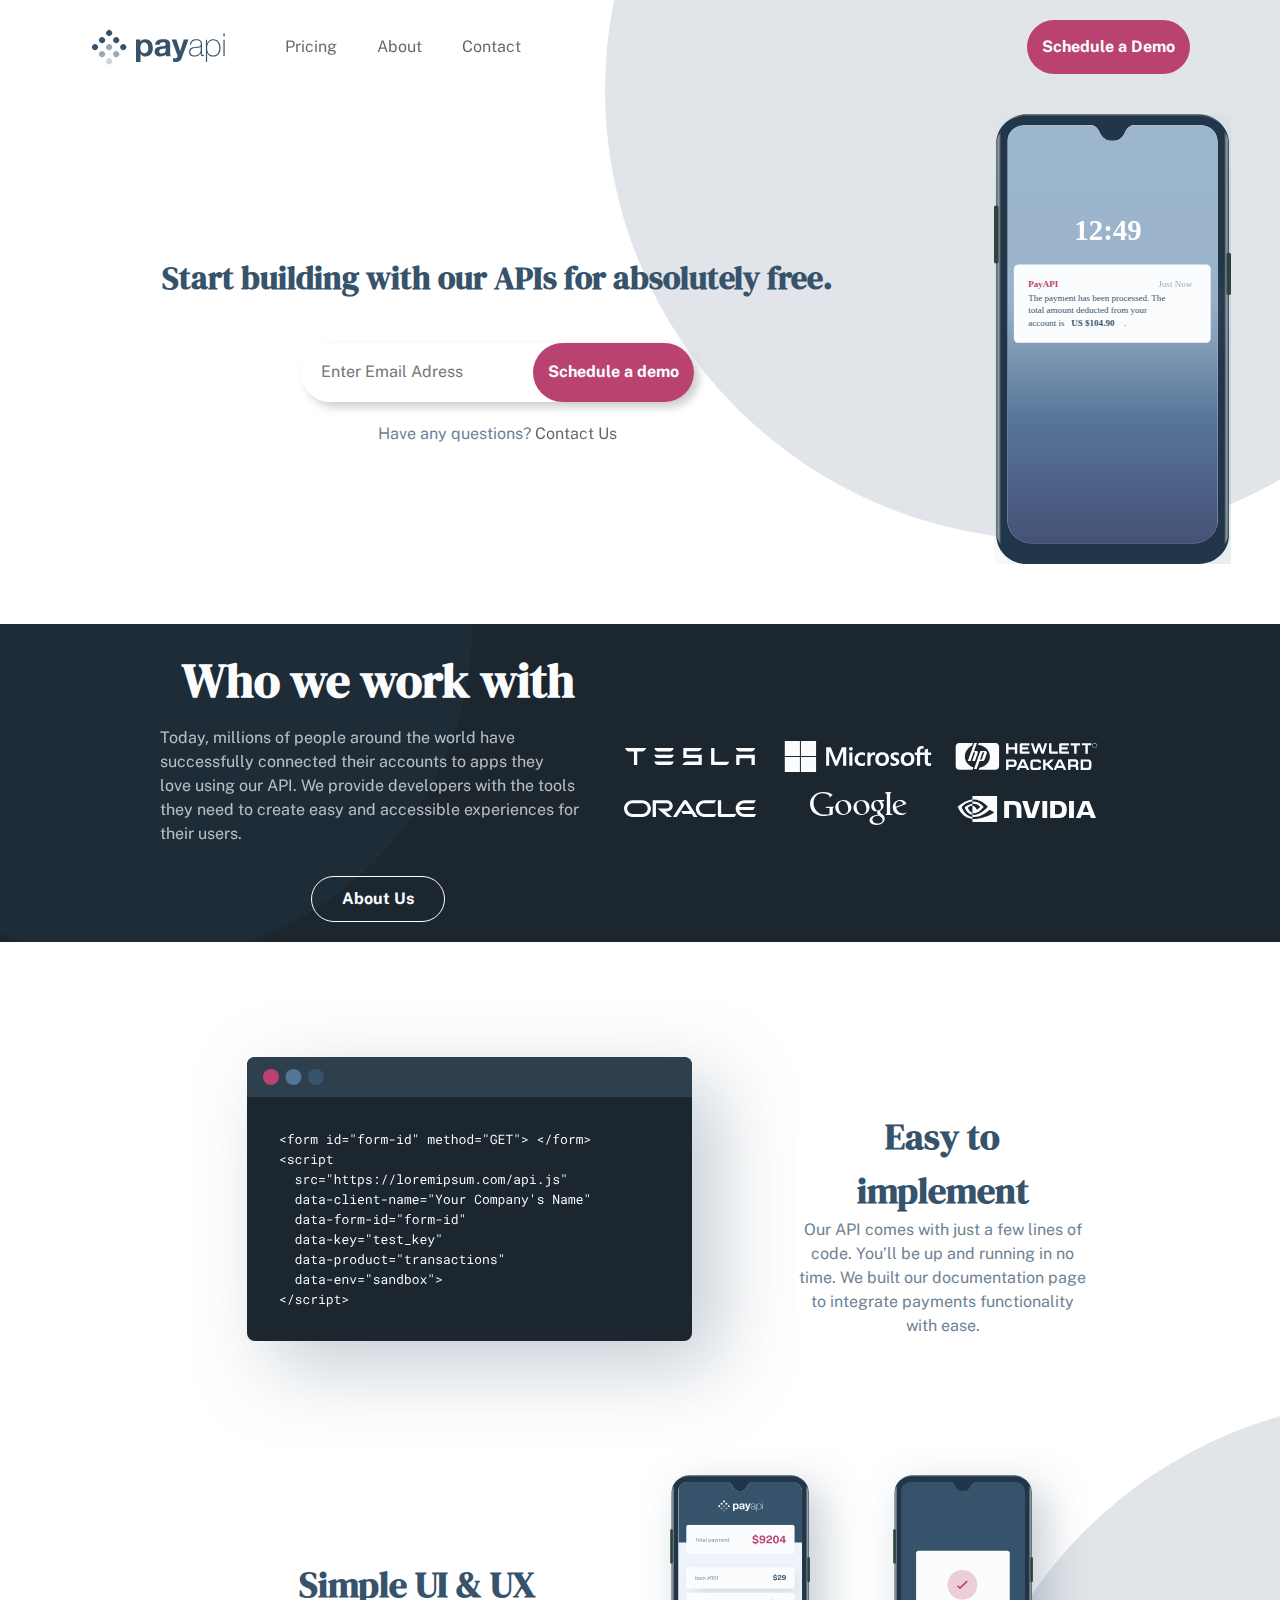
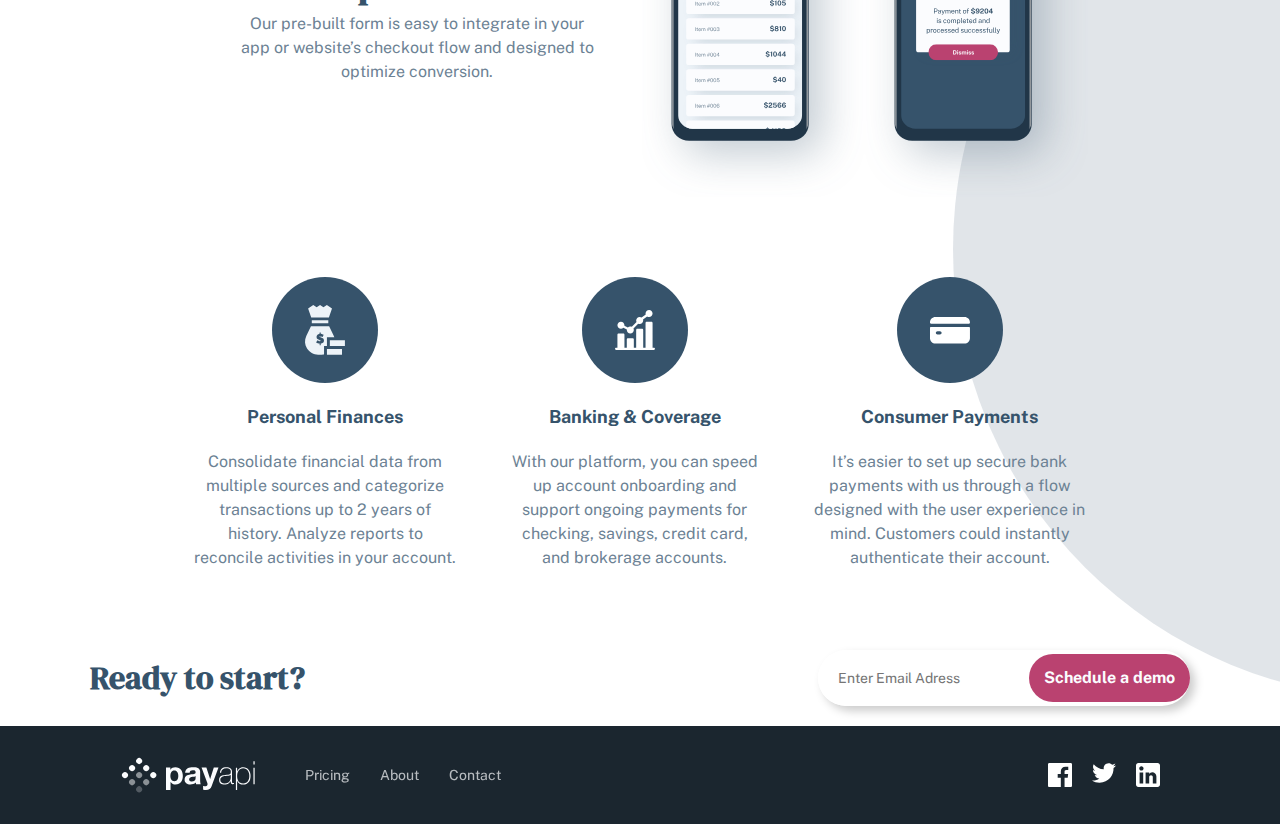
<file: index.html>
<!DOCTYPE html>
<html lang="en">
	<head>
		<meta charset="UTF-8" />
		<meta name="viewport" content="width=device-width, initial-scale=1.0" />
		<link rel="stylesheet" href="css/reset.css" />
		<link rel="stylesheet" href="css/normalize.css" />
		<link rel="stylesheet" href="css/main.css" />
		<link rel="stylesheet" href="css/components/buttons.css" />
		<title>Document</title>
	</head>
	<body>
		<header>
			<div class="circle"></div>
			<nav>
				<div class="nav">
					<img class="logo" src="assets/logo.svg" alt="Logo" />
					<a href="pages/pricing.html" class="link">Pricing</a>
					<a href="pages/about.html" class="link">About</a>
					<a href="pages/contact.html" class="link">Contact</a>
				</div>
				<a class="button schedule">Schedule a Demo</a>
				<img
					class="hamburger"
					src="assets/hamburger-menu.svg"
					alt="Burger"
				/>
			</nav>
		</header>
		<main>
			<section class="hero">
				<img src="assets/phone.svg" alt="Phone" />
				<form action="">
					<h1>Start building with our APIs for absolutely free.</h1>
					<div class="mail">
						<input
							type="email"
							placeholder="Enter Email Adress"
							name=""
							id=""
						/>
						<button type="submit">Schedule a demo</button>
					</div>
					<p>
						Have any questions?
						<a href="pages/contact.html">Contact Us</a>
					</p>
				</form>
			</section>
			<section class="partners">
				<div class="circle"></div>
				<div class="logos">
					<img src="assets/enterprises/tesla.svg" alt="tesla" />
					<img src="assets/enterprises/microsoft.svg" alt="microsoft"/>
					<img src="assets/enterprises/hp.svg" alt="hp" />
					<img src="assets/enterprises/oracle.svg" alt="oracle" />
					<img src="assets/enterprises/google.svg" alt="google" />
					<img src="assets/enterprises/nvidia.svg" alt="nvidia" />
				</div>
				<span class="info">
					<h2>Who we work with</h2>
					<p>
						Today, millions of people around the world have
						successfully connected their accounts to apps they love
						using our API. We provide developers with the tools they
						need to create easy and accessible experiences for their
						users.
					</p>
					<a href="pages/about.html" class="button">About Us</a>
				</span>
			</section>
			<section class="features">
				<div class="circle"></div>
				<section class="top">
					<img src="assets/window.svg" alt="Window" />
					<aside>
						<h3>Easy to implement</h3>
						<p>
							Our API comes with just a few lines of code. You’ll
							be up and running in no time. We built our
							documentation page to integrate payments
							functionality with ease.
						</p>
					</aside>
				</section>
				<section class="bottom">
					<div class="phones">
						<img src="assets/phone1.svg" alt="Phone with payment" />
						<img
							src="assets/phone2.svg"
							alt="Phone with payment completed"
						/>
					</div>
					<aside>
						<h3>Simple UI & UX</h3>
						<p>
							Our pre-built form is easy to integrate in your app
							or website’s checkout flow and designed to optimize
							conversion.
						</p>
					</aside>
				</section>
			</section>
			<section class="advantages">
				<div>
					<img src="assets/finances.svg" alt="Finances" />
					<h3>Personal Finances</h3>
					<p>
						Consolidate financial data from multiple sources and
						categorize transactions up to 2 years of history.
						Analyze reports to reconcile activities in your account.
					</p>
				</div>
				<div>
					<img src="assets/banking.svg" alt="Banking" />
					<h3>Banking & Coverage</h3>
					<p>
						With our platform, you can speed up account onboarding
						and support ongoing payments for checking, savings,
						credit card, and brokerage accounts.
					</p>
				</div>
				<div>
					<img src="assets/payments.svg" alt="Payments" />
					<h3>Consumer Payments</h3>
					<p>
						It’s easier to set up secure bank payments with us
						through a flow designed with the user experience in
						mind. Customers could instantly authenticate their
						account.
					</p>
				</div>
			</section>
			<section class="demo">
				<h2>Ready to start?</h2>
				<form class="mail">
					<input
						type="email"
						placeholder="Enter Email Adress"
						name=""
						id=""
					/>
					<button type="submit">Schedule a demo</button>
				</form>
			</section>
		</main>
		<footer>
			<img src="assets/payapi_footer.svg" alt="Logo" class="logo" />
			<div class="links">
				<a href="pages/pricing.html">Pricing</a>
				<a href="pages/about.html">About</a>
				<a href="pages/contact.html">Contact</a>
			</div>
			<div class="socials">
				<a class="nohover" href="#">
					<svg
						width="24"
						height="24"
						viewBox="0 0 24 24"
						fill="none"
						xmlns="http://www.w3.org/2000/svg"
					>
						<path
							d="M22.675 0H1.325C0.593 0 0 0.593 0 1.325V22.676C0 23.407 0.593 24 1.325 24H12.82V14.706H9.692V11.084H12.82V8.413C12.82 5.313 14.713 3.625 17.479 3.625C18.804 3.625 19.942 3.724 20.274 3.768V7.008L18.356 7.009C16.852 7.009 16.561 7.724 16.561 8.772V11.085H20.148L19.681 14.707H16.561V24H22.677C23.407 24 24 23.407 24 22.675V1.325C24 0.593 23.407 0 22.675 0Z"
							fill="currentColor"
						/>
					</svg>
				</a>
				<a class="nohover" href="#">
					<svg
						width="24"
						height="20"
						viewBox="0 0 24 20"
						fill="none"
						xmlns="http://www.w3.org/2000/svg"
					>
						<path
							d="M24 2.55705C23.117 2.94905 22.168 3.21305 21.172 3.33205C22.189 2.72305 22.97 1.75805 23.337 0.608047C22.386 1.17205 21.332 1.58205 20.21 1.80305C19.313 0.846047 18.032 0.248047 16.616 0.248047C13.437 0.248047 11.101 3.21405 11.819 6.29305C7.728 6.08805 4.1 4.12805 1.671 1.14905C0.381 3.36205 1.002 6.25705 3.194 7.72305C2.388 7.69705 1.628 7.47605 0.965 7.10705C0.911 9.38805 2.546 11.522 4.914 11.997C4.221 12.185 3.462 12.229 2.69 12.081C3.316 14.037 5.134 15.46 7.29 15.5C5.22 17.123 2.612 17.848 0 17.54C2.179 18.937 4.768 19.752 7.548 19.752C16.69 19.752 21.855 12.031 21.543 5.10605C22.505 4.41105 23.34 3.54405 24 2.55705Z"
							fill="currentColor"
						/>
					</svg>
				</a>
				<a class="nohover" href="#">
					<svg
						width="24"
						height="24"
						viewBox="0 0 24 24"
						fill="none"
						xmlns="http://www.w3.org/2000/svg"
					>
						<path
							fill-rule="evenodd"
							clip-rule="evenodd"
							d="M2.4 0H21.6C22.92 0 24 1.08 24 2.4V21.6C24 22.92 22.92 24 21.6 24H2.4C1.08 24 0 22.92 0 21.6V2.4C0 1.08 1.08 0 2.4 0ZM3.6 20.4H7.2V9.6H3.6V20.4ZM5.4 7.56C4.2 7.56 3.24 6.6 3.24 5.4C3.24 4.2 4.2 3.24 5.4 3.24C6.6 3.24 7.56 4.2 7.56 5.4C7.56 6.6 6.6 7.56 5.4 7.56ZM16.8 20.4H20.4V13.56C20.4 11.28 18.48 9.36 16.2 9.36C15.12 9.36 13.8 10.08 13.2 11.04V9.6H9.6V20.4H13.2V14.04C13.2 13.08 14.04 12.24 15 12.24C15.96 12.24 16.8 13.08 16.8 14.04V20.4Z"
							fill="currentColor"
						/>
					</svg>
				</a>
			</div>
		</footer>
	</body>
</html>
</file>
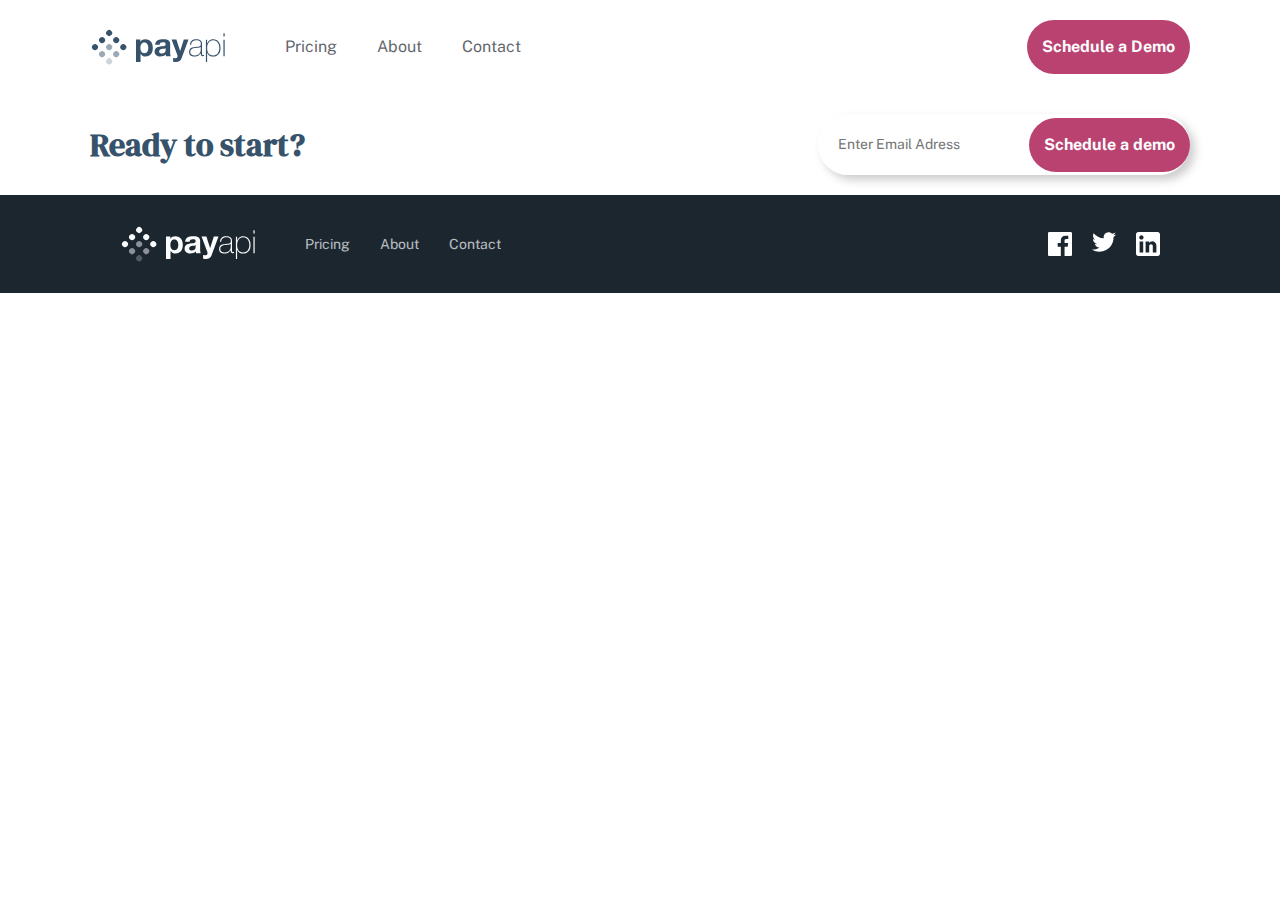
<file: pages/about.html>
<!DOCTYPE html>
<html lang="en">
    <head>
        <meta charset="UTF-8">
        <meta name="viewport" content="width=device-width, initial-scale=1.0">
        <link rel="stylesheet" href="../css/normalize.css">
        <link rel="stylesheet" href="../css/reset.css">
        <link rel="stylesheet" href="../css/main.css">
        <link rel="stylesheet" href="../css/pricing.css">
        <title>Document</title>
    </head>
    <body>
        <header>
            <nav>
                <div class="nav">
                    <img class="logo" src="../assets/logo.svg" alt="Logo">
                    <a href="./pricing.html" class="link">Pricing</a>
                    <a href="./about.html" class="link">About</a>
                    <a href="./contact.html" class="link">Contact</a>
                </div>
                <a class="button schedule">Schedule a Demo</a>
                <img class="hamburger" src="../assets/hamburger-menu.svg" alt="Burger">
            </nav>
        </header>
        <main>
            <section class="demo">
                <h2>Ready to start?</h2>
                <form class="mail">
                    <input type="email" placeholder="Enter Email Adress" name="" id="">
                    <button>Schedule a demo</button>
                </form>
            </section>
        </main>
        <footer>
			<img src="../assets/payapi_footer.svg" alt="Logo" class="logo" />
			<div class="links">
				<a href="./pricing.html">Pricing</a>
				<a href="./about.html">About</a>
				<a href="./contact.html">Contact</a>
			</div>
            <div class="socials">
                <a class="nohover">
                    <svg width="24" height="24" viewBox="0 0 24 24" fill="none" xmlns="http://www.w3.org/2000/svg">
                        <path d="M22.675 0H1.325C0.593 0 0 0.593 0 1.325V22.676C0 23.407 0.593 24 1.325 24H12.82V14.706H9.692V11.084H12.82V8.413C12.82 5.313 14.713 3.625 17.479 3.625C18.804 3.625 19.942 3.724 20.274 3.768V7.008L18.356 7.009C16.852 7.009 16.561 7.724 16.561 8.772V11.085H20.148L19.681 14.707H16.561V24H22.677C23.407 24 24 23.407 24 22.675V1.325C24 0.593 23.407 0 22.675 0Z" fill="currentColor"/>
                    </svg>
                </a>
                <a class="nohover">
                    <svg width="24" height="20" viewBox="0 0 24 20" fill="none" xmlns="http://www.w3.org/2000/svg">
                        <path d="M24 2.55705C23.117 2.94905 22.168 3.21305 21.172 3.33205C22.189 2.72305 22.97 1.75805 23.337 0.608047C22.386 1.17205 21.332 1.58205 20.21 1.80305C19.313 0.846047 18.032 0.248047 16.616 0.248047C13.437 0.248047 11.101 3.21405 11.819 6.29305C7.728 6.08805 4.1 4.12805 1.671 1.14905C0.381 3.36205 1.002 6.25705 3.194 7.72305C2.388 7.69705 1.628 7.47605 0.965 7.10705C0.911 9.38805 2.546 11.522 4.914 11.997C4.221 12.185 3.462 12.229 2.69 12.081C3.316 14.037 5.134 15.46 7.29 15.5C5.22 17.123 2.612 17.848 0 17.54C2.179 18.937 4.768 19.752 7.548 19.752C16.69 19.752 21.855 12.031 21.543 5.10605C22.505 4.41105 23.34 3.54405 24 2.55705Z" fill="currentColor"/>
                    </svg>                        
                </a>
                <a class="nohover">
                    <svg width="24" height="24" viewBox="0 0 24 24" fill="none" xmlns="http://www.w3.org/2000/svg">
                        <path fill-rule="evenodd" clip-rule="evenodd" d="M2.4 0H21.6C22.92 0 24 1.08 24 2.4V21.6C24 22.92 22.92 24 21.6 24H2.4C1.08 24 0 22.92 0 21.6V2.4C0 1.08 1.08 0 2.4 0ZM3.6 20.4H7.2V9.6H3.6V20.4ZM5.4 7.56C4.2 7.56 3.24 6.6 3.24 5.4C3.24 4.2 4.2 3.24 5.4 3.24C6.6 3.24 7.56 4.2 7.56 5.4C7.56 6.6 6.6 7.56 5.4 7.56ZM16.8 20.4H20.4V13.56C20.4 11.28 18.48 9.36 16.2 9.36C15.12 9.36 13.8 10.08 13.2 11.04V9.6H9.6V20.4H13.2V14.04C13.2 13.08 14.04 12.24 15 12.24C15.96 12.24 16.8 13.08 16.8 14.04V20.4Z" fill="currentColor"/>
                    </svg>
                </a>
            </div>
        </footer>
    </body>
</html>
</file>
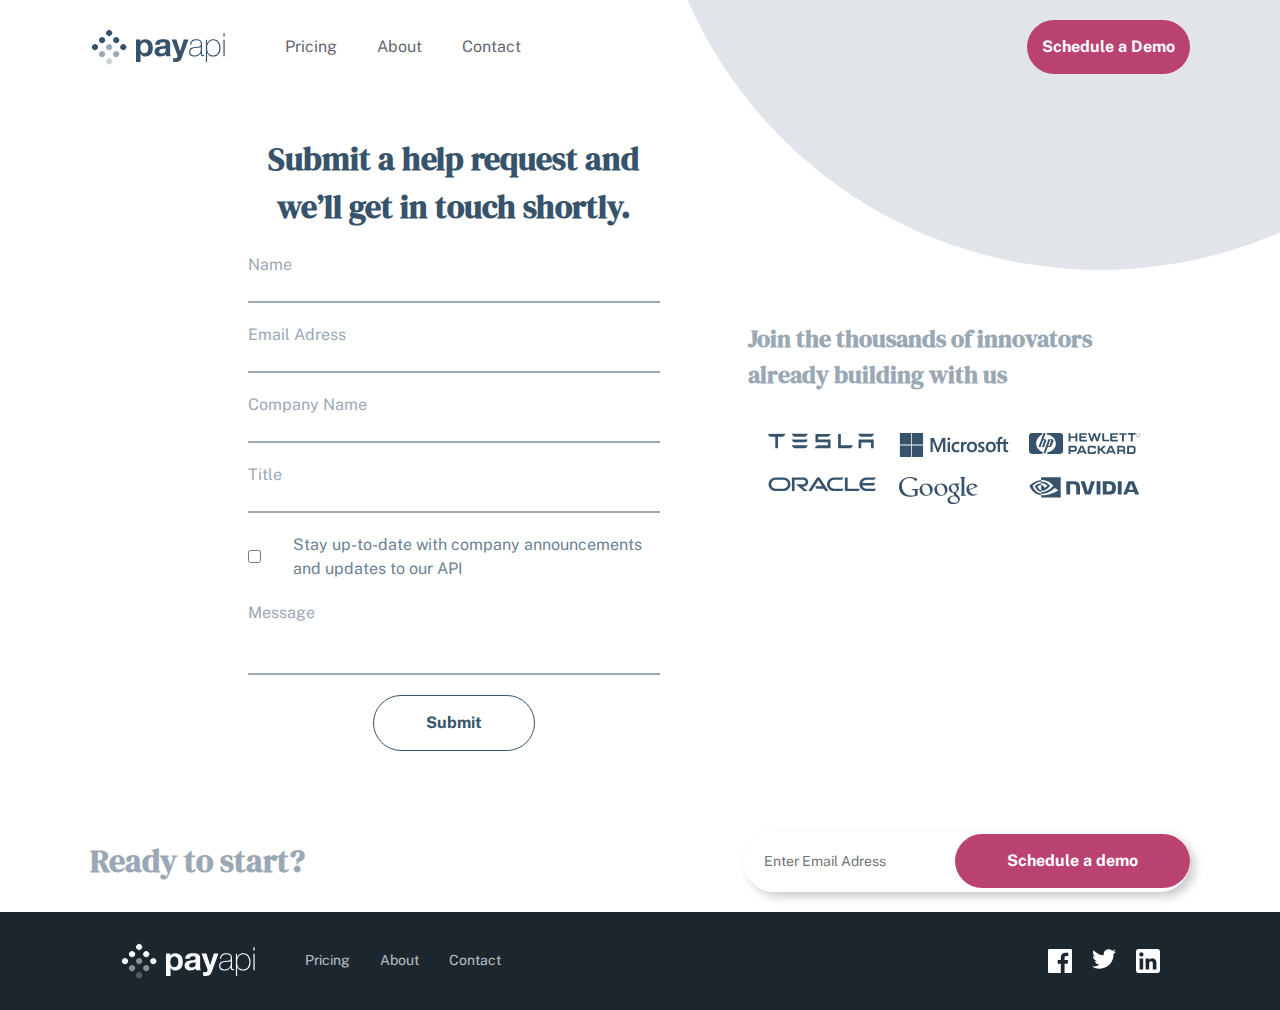
<file: pages/contact.html>
<!DOCTYPE html>
<html lang="en">
    <head>
        <meta charset="UTF-8">
        <meta name="viewport" content="width=device-width, initial-scale=1.0">
        <link rel="stylesheet" href="../css/normalize.css">
        <link rel="stylesheet" href="../css/reset.css">
        <link rel="stylesheet" href="../css/main.css">
        <link rel="stylesheet" href="../css/pricing.css">
		<link rel="stylesheet" href="../css/contact.css">
        <title>Document</title>
    </head>
    <body>
        <header>
            <div class="circle contactcircle"></div>
            <nav>
                <div class="nav">
                    <img class="logo" src="../assets/logo.svg" alt="Logo">
                    <a href="./pricing.html" class="link">Pricing</a>
                    <a href="./about.html" class="link">About</a>
                    <a href="./contact.html" class="link">Contact</a>
                </div>
                <a class="button schedule">Schedule a Demo</a>
                <img class="hamburger" src="../assets/hamburger-menu.svg" alt="Burger">
            </nav>
        </header>
        <main>
            <section class="contact">
                <div class="formcontainer">
                    <h1>Submit a help request and we’ll get in touch shortly.</h1>
                    <form class="contactform">
                        <label class="input">Name<input type="text" name="name"></label>
                        <label class="input">Email Adress<input type="email" name="email"></label>
                        <label class="input">Company Name<input type="text" name="companyname"></label>
                        <label class="input">Title<input type="text" name="title"></label>
                        <label class="checkbox"><input type="checkbox" name="newsletters" id=""><p>Stay up-to-date with company announcements and updates to our API</p></label>
                        <label class="textarea">
                            Message
                            <textarea name="" id=""></textarea>
                        </label>
                        <button type="submit" class="gray">Submit</button>
                    </form>
                </div>
                <div class="logoscontainer">
                    <h2>Join the thousands of innovators already building with us</h2>
                    <div class="logos">
                        <img src="../assets/enterprises/teslagray.svg" alt="tesla" />
                        <img src="../assets/enterprises/microsoftgray.svg" alt="microsoft"/>
                        <img src="../assets/enterprises/hpgray.svg" alt="hp" />
                        <img src="../assets/enterprises/oraclegray.svg" alt="oracle" />
                        <img src="../assets/enterprises/googlegray.svg" alt="google" />
                        <img src="../assets/enterprises/nvidiagray.svg" alt="nvidia" />
                    </div>
                </div>
            </section>
            <section class="demo">
                <h2>Ready to start?</h2>
                <form class="mail">
                    <input type="email" placeholder="Enter Email Adress" name="" id="">
                    <button>Schedule a demo</button>
                </form>
            </section>
        </main>
        <footer>
			<img src="../assets/payapi_footer.svg" alt="Logo" class="logo" />
			<div class="links">
				<a href="./pricing.html">Pricing</a>
				<a href="./about.html">About</a>
				<a href="./contact.html">Contact</a>
			</div>
            <div class="socials">
                <a class="nohover">
                    <svg width="24" height="24" viewBox="0 0 24 24" fill="none" xmlns="http://www.w3.org/2000/svg">
                        <path d="M22.675 0H1.325C0.593 0 0 0.593 0 1.325V22.676C0 23.407 0.593 24 1.325 24H12.82V14.706H9.692V11.084H12.82V8.413C12.82 5.313 14.713 3.625 17.479 3.625C18.804 3.625 19.942 3.724 20.274 3.768V7.008L18.356 7.009C16.852 7.009 16.561 7.724 16.561 8.772V11.085H20.148L19.681 14.707H16.561V24H22.677C23.407 24 24 23.407 24 22.675V1.325C24 0.593 23.407 0 22.675 0Z" fill="currentColor"/>
                    </svg>
                </a>
                <a class="nohover">
                    <svg width="24" height="20" viewBox="0 0 24 20" fill="none" xmlns="http://www.w3.org/2000/svg">
                        <path d="M24 2.55705C23.117 2.94905 22.168 3.21305 21.172 3.33205C22.189 2.72305 22.97 1.75805 23.337 0.608047C22.386 1.17205 21.332 1.58205 20.21 1.80305C19.313 0.846047 18.032 0.248047 16.616 0.248047C13.437 0.248047 11.101 3.21405 11.819 6.29305C7.728 6.08805 4.1 4.12805 1.671 1.14905C0.381 3.36205 1.002 6.25705 3.194 7.72305C2.388 7.69705 1.628 7.47605 0.965 7.10705C0.911 9.38805 2.546 11.522 4.914 11.997C4.221 12.185 3.462 12.229 2.69 12.081C3.316 14.037 5.134 15.46 7.29 15.5C5.22 17.123 2.612 17.848 0 17.54C2.179 18.937 4.768 19.752 7.548 19.752C16.69 19.752 21.855 12.031 21.543 5.10605C22.505 4.41105 23.34 3.54405 24 2.55705Z" fill="currentColor"/>
                    </svg>                        
                </a>
                <a class="nohover">
                    <svg width="24" height="24" viewBox="0 0 24 24" fill="none" xmlns="http://www.w3.org/2000/svg">
                        <path fill-rule="evenodd" clip-rule="evenodd" d="M2.4 0H21.6C22.92 0 24 1.08 24 2.4V21.6C24 22.92 22.92 24 21.6 24H2.4C1.08 24 0 22.92 0 21.6V2.4C0 1.08 1.08 0 2.4 0ZM3.6 20.4H7.2V9.6H3.6V20.4ZM5.4 7.56C4.2 7.56 3.24 6.6 3.24 5.4C3.24 4.2 4.2 3.24 5.4 3.24C6.6 3.24 7.56 4.2 7.56 5.4C7.56 6.6 6.6 7.56 5.4 7.56ZM16.8 20.4H20.4V13.56C20.4 11.28 18.48 9.36 16.2 9.36C15.12 9.36 13.8 10.08 13.2 11.04V9.6H9.6V20.4H13.2V14.04C13.2 13.08 14.04 12.24 15 12.24C15.96 12.24 16.8 13.08 16.8 14.04V20.4Z" fill="currentColor"/>
                    </svg>
                </a>
            </div>
        </footer>
    </body>
</html>
</file>
<file: css/main.css>
@import url(https://fonts.googleapis.com/css?family=DM+Serif+Display:regular,italic);
@import url(https://fonts.googleapis.com/css?family=Public+Sans:100,200,300,regular,500,600,700,800,900,100italic,200italic,300italic,italic,500italic,600italic,700italic,800italic,900italic);

:root {
	--dark-pink: #ba4270;
	--link-water-white: #fbfcfe;
	--san-juan-blue: #36536b;
	--mirage-blue: #1b262f;
	--charm-pink: #da6b97;
	--light-san-juan-blue: #6c8294;
}

body {
	overflow-x: hidden;
}

.features {
	position: relative;
}

.features .circle {
	right: -85vmin;
	top: 50%;
}

h1 {
	font-family: "DM Serif Display";
	color: var(--san-juan-blue);
}

* {
	font-family: "Public Sans";
	color: var(--mirage-blue);
}

.info > p {
	width: 100vw;
}

h2 {
	font-size: 32px;
	font-family: "DM Serif Display";
	color: var(--san-juan-blue);
}

main {
	display: flex;
	flex-direction: column;
	align-items: center;
	gap: 40px;
}

nav {
	display: flex;
	flex-direction: row;
	justify-content: space-between;
	align-items: center;
	width: 100%;
}

a:not(.button):not(.nohover) {
	opacity: 70%;
	text-decoration: none;
}

a:not(.button):not(.nohover):hover {
	opacity: 100%;
}

header {
	padding: 20px;
}

.link {
	display: none;
}

.button.schedule,
button.schedule {
	display: none;
}

header {
	display: flex;
	justify-content: center;
}

.hero > img {
	height: 50vh;
}

.button,
button {
	display: block;
	border-radius: 999999px;
	padding: 15px;
	border: none;
	cursor: pointer;
	text-decoration: none;
	text-align: center;
	font-weight: bold;
}

ul li {
	list-style-type: none;
}

button, .button {
	background-color: var(--dark-pink);
	color: var(--link-water-white);
}

.button.gray, button.gray {
	background-color: transparent;
	border: 1px solid var(--san-juan-blue);
}

.partners {
	display: grid;
	grid-template-columns: 1fr;
	flex-direction: column;
	background-color: #1b262f;
}

.partners * {
	color: var(--link-water-white);
	place-self: center;
}

.partners p {
	opacity: 70%;
}

.logos {
	display: grid;
	grid-template-columns: repeat(2, 1fr);
	gap: 20px;
	margin: 40px 20px 40px 20px;
	width: max-content;
}

.partners h2 {
	margin-bottom: 10px;
}

.partners p {
	margin-bottom: 30px;
}

.partners .button,
.partners button {
	border: 1px solid white;
	background-color: transparent;
	padding: 10px 30px 10px 30px;
}

.logo {
	margin-right: 20px;
}

.nav {
	display: flex;
	gap: 40px;
	align-items: center;
}

form {
	width: 90%;
}

form,
.mail {
	gap: 20px;
	text-align: center;
	display: flex;
	flex-direction: column;
}

input[type="text"],
input[type="email"] {
	border-radius: 99999999999999999999999999999999px;
	border: none;
	padding: 20px;
	outline: none;
	box-shadow: 5px 5px 10px #ccc;
}

main > section {
	width: 100%;
	display: flex;
	flex-direction: column;
	justify-content: center;
	align-items: center;
	padding-top: 20px;
	padding-bottom: 20px;
}

.info {
	display: flex;
	flex-direction: column;
	align-items: center;
}

section.partners p,
section.partners h2 {
	text-align: center;
}

.top {
	display: flex;
	flex-direction: column;
}

.features > section p,
.features > section h3 {
	text-align: center;
}

.features {
	width: 90%;
}

.phones {
	display: grid;
	grid-template-columns: repeat(2, 1fr);
}

.features h3 {
	font-family: "DM Serif Display";
	font-size: 36px;
	color: var(--san-juan-blue);
}

.features > section {
	display: flex;
	flex-direction: column;
}

.advantages {
	gap: 50px;
	max-width: 90%;
}

.advantages h3 {
	font-family: "Public Sans";
	font-size: 18px;
	color: var(--san-juan-blue);
}

p {
	font-family: "Public Sans";
	font-size: 16px;
	color: var(--light-san-juan-blue);
}

.advantages img {
	width: 106px;
	height: 106px;
}

.advantages > div {
	display: flex;
	flex-direction: column;
	justify-content: center;
	align-items: center;
	text-align: center;
	gap: 20px;
}

.advantages > div > img {
	width: min-content;
}

.demo {
	width: 90%;
}

.demo h2 {
	font-size: 32px;
}

.demo .mail {
	width: 100%;
}

.demo input {
	font-size: 14px;
	width: 100%;
}

footer {
	background-color: var(--mirage-blue);
}

footer > * {
	margin: 30px;
}

footer a {
	color: var(--link-water-white);
}

footer,
footer > div.links {
	display: flex;
	flex-direction: column;
	align-items: center;
}

.links {
	gap: 30px;
}

footer > .socials {
	display: flex;
	justify-content: center;
	gap: 20px;
}

footer a {
	color: var(--link-water-white) ;
	font-size: 14px;
}

footer svg path {
	width: 24px;
	height: 24px;
	color: white;
}

footer svg:hover path {
	color: var(--dark-pink);
}

.circle {
	width: 100vmin;
	height: 100vmin;
	position: absolute;
	background-color: var(--san-juan-blue);
	border-radius: 50vmin;
	z-index: -1;
	opacity: 15%;
}

header .circle.contactcircle {
	top: 0;
	right: 0;
	transform: translate(30vmin, -70vmin);
}

header .circle.contactcircle {
	top: 0;
	right: 0;
	transform: translate(30vmin, -70vmin);
}

header .circle {
	top: 0;
	right: 0;
	transform: translate(25vmin, -40vmin);
}

.partners .circle {
	top: 0;
	left: 0;
	width: 75vmin;
	height: 75vmin;
	z-index: -1;
	transform: translate(-30%, -50%);
}

.partners {
	position: relative;
	overflow: hidden;
	z-index: -2;
}

@media screen and (min-width: 768px) {
	nav {
		width: 90%;
	}

	.info > p {
		width: auto;
	}

	.button.schedule,
	button.schedule,
	.link {
		display: block;
	}

	.hamburger {
		display: none;
	}

	.mail {
		flex-direction: row;
		gap: 0px;
	}

	.mail input[type="email"] {
		box-shadow: none;
	}

	form {
		justify-content: center;
		align-items: center;
		width: 70% !important;
	}

	form h1 {
		min-width: 48px;
	}

	.mail {
		box-shadow: 5px 5px 10px #ccc;
		width: min-content;
		border-radius: 999999999999999999999999999999999999999999999999999999999999999999px;
	}

	.mail .button,
	.mail button {
		width: max-content;
	}

	.logos {
		grid-template-columns: repeat(3, 1fr);
	}

	h2 {
		font-size: 48px;
	}

	.partners {
		padding-left: 12.5%;
		padding-right: 12.5%;
	}

	.features {
		width: 70%;
	}

	h3 {
		font-size: 48px;
	}

	.advantages {
		flex-direction: row;
	}

	footer,
	footer > div {
		display: flex !important;
		flex-direction: row !important;
	}

	.mail button {
		text-wrap: nowrap;
	}
}

@media screen and (min-width: 1024px) {
	.hero form {
		width: max-content;
	}

	.hero {
		justify-content: space-evenly;
	}

	nav {
		max-width: 1100px;
	}

	section.hero {
		flex-direction: row-reverse;
	}

	section.partners {
		direction: rtl;
	}

	.logos {
		direction: ltr;
	}

	section.partners p,
	section.partners h2 {
		text-align: left;
		direction: ltr;
	}

	.info .button {
		width: max-content;
	}

	.partners {
		grid-template-columns: repeat(2, 1fr);
	}

	.features > section {
		flex-direction: row;
		align-items: center;
	}

	.features > .bottom {
		flex-direction: row-reverse;
	}

	.advantages {
		max-width: 70%;
	}

	.demo {
		display: flex;
		flex-direction: row;
		justify-content: space-between;
		max-width: 1100px;
		justify-content: flex-start;
	}

	.socials {
		margin-left: auto;
	}

	.mail input,
	.mail button {
		width: max-content;
	}

	.mail {
		width: min-content !important;
	}

	.demo {
		justify-content: space-between;
	}

	footer {
		padding-left: calc((100vw - 1100px) / 2);
		padding-right: calc((100vw - 1100px) / 2);
	}
}
</file>
<file: css/components/buttons.css>
.button-primary-light {
	border-radius: 999999px;
	padding: 20px;
	background-color: var(--dark-pink);
	color: var(--link-water-white);
	border: none;
	cursor: pointer;
}

.button-primary-light:hover {
	background-color: var(--charmed-pink);
}

.button-primary-light:disabled {
	opacity: 50%;
}
</file>
<file: css/pricing.css>
.sections > section {
    display: flex;
    flex-direction: column;
    gap: 20px;
    justify-content: center;
    align-items: center;
}

.sections {
    display: flex;
    flex-direction: column;
}

ul {
    gap: 6px;
    padding: 10%;
    padding-left: 20%;
    padding-right: 20%;
    border-top: 1px solid #00000040;
    border-bottom: 1px solid #00000040;
    display: flex;
    flex-direction: column;
    width: min-content;
}

ul > li {
    width: max-content;
}

section.pricing > .sections > section > h3 {
    text-align: center;
}

span.disabled {
    opacity: 0;
}

li.disabled {
    opacity: 0.5;
}

span.mdi-check {
    color: var(--dark-pink);
}

.sections h2 {
    color: var(--dark-pink);
}

h3 {
	font-size: 56px;
}

h2 {
    font-size: 24px;
    font-family: "DM Serif Display";
}

h1 {
    font-size: 32px;
}

@media screen and (min-width: 768px) {
    section .sections {
        flex-direction: row;
        justify-content: space-evenly;
        width: 100%;
    }
}

@media screen and (min-width: 1024px) {
    section .sections {
        justify-content: space-between;
        padding: 100px;
        max-width: 1100px;
    }
}
</file>
<file: css/contact.css>
.contactform {
    width: 90%;
}

.contactform label *, .contactform label {
    text-align: left;
}

.contactform label {
    display: flex;
    flex-direction: column;
}

.contact > div.formcontainer {
    width: 100%;
    display: flex;
    flex-direction: column;
    justify-content: center;
    align-items: center;
}

h1, h2 {
    text-align: center;
}

h2 {
    opacity: 50%;
}

.logos {
    width: 100%;
}

.contactform input[type="text"],
.contactform input[type="email"],
textarea {
    width: 100%;
    border-radius: 0;
    padding: 0;
    box-shadow: none;
    text-align: left;
    border: none;
    outline: none;
    resize: none;
    align-self: flex-start;
}

.contactform label.input, .contactform label.textarea {
    width: 100%;
}

.contactform label.input, .textarea {
    border-bottom: 2px solid var(--san-juan-blue);
    color: var(--san-juan-blue);
    opacity: 50%;
    text-align: left;
}

.contactform label.input:focus {
    opacity: 100%;
}

label.checkbox {
    display: flex;
    flex-direction: row;
    align-items: center;
    width: 100%;
    gap: 32px;
}

.contactform button {
    background-color: transparent;
    border: 1px solid var(--san-juan-blue);
    color: var(--san-juan-blue);
}

@media screen and (min-width: 768px) {
    .contact {
        width: 75%;
    }

    button {
        padding-right: 52px;
        padding-left: 52px;
    }
}

@media screen and (min-width: 1024px) {
    .formcontainer {
        width: 50%;
    }

    .contact {
        flex-direction: row;
    }

    h2 {
        text-align: left;
    }
}
</file>
